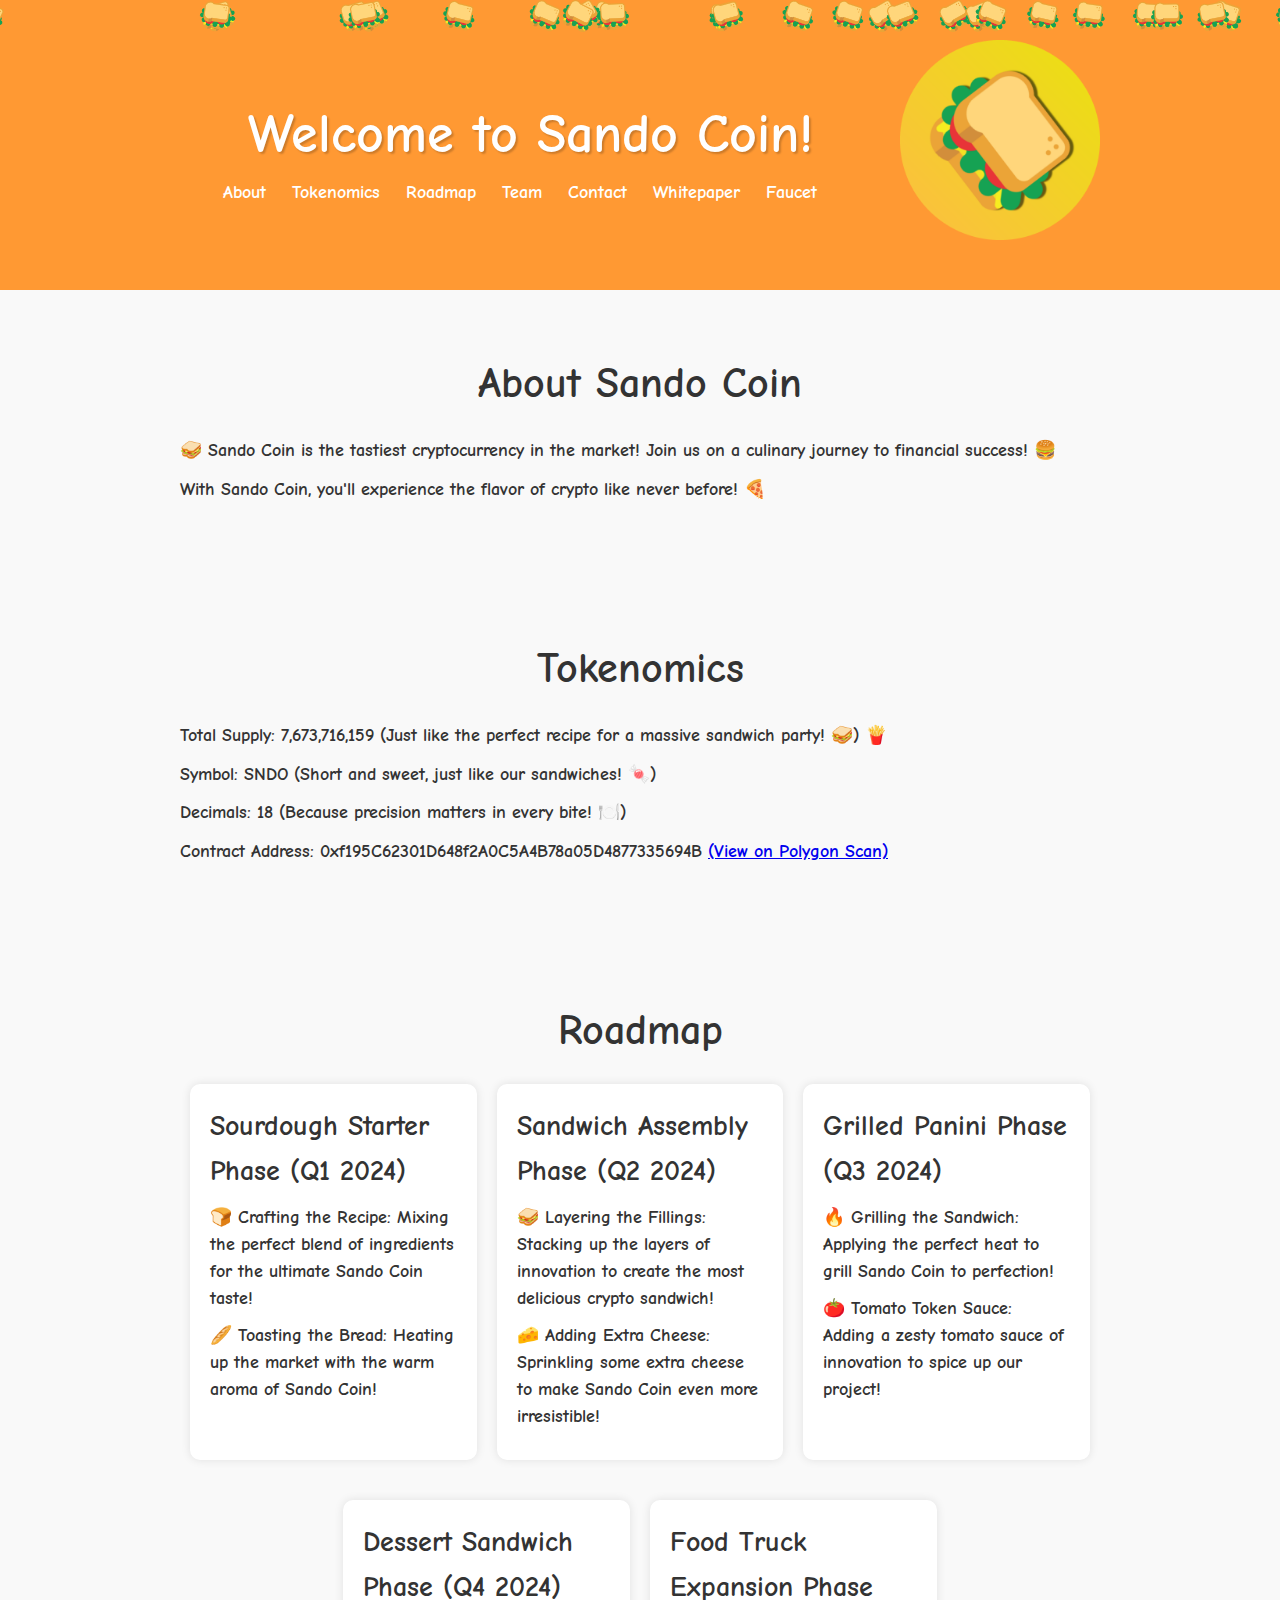
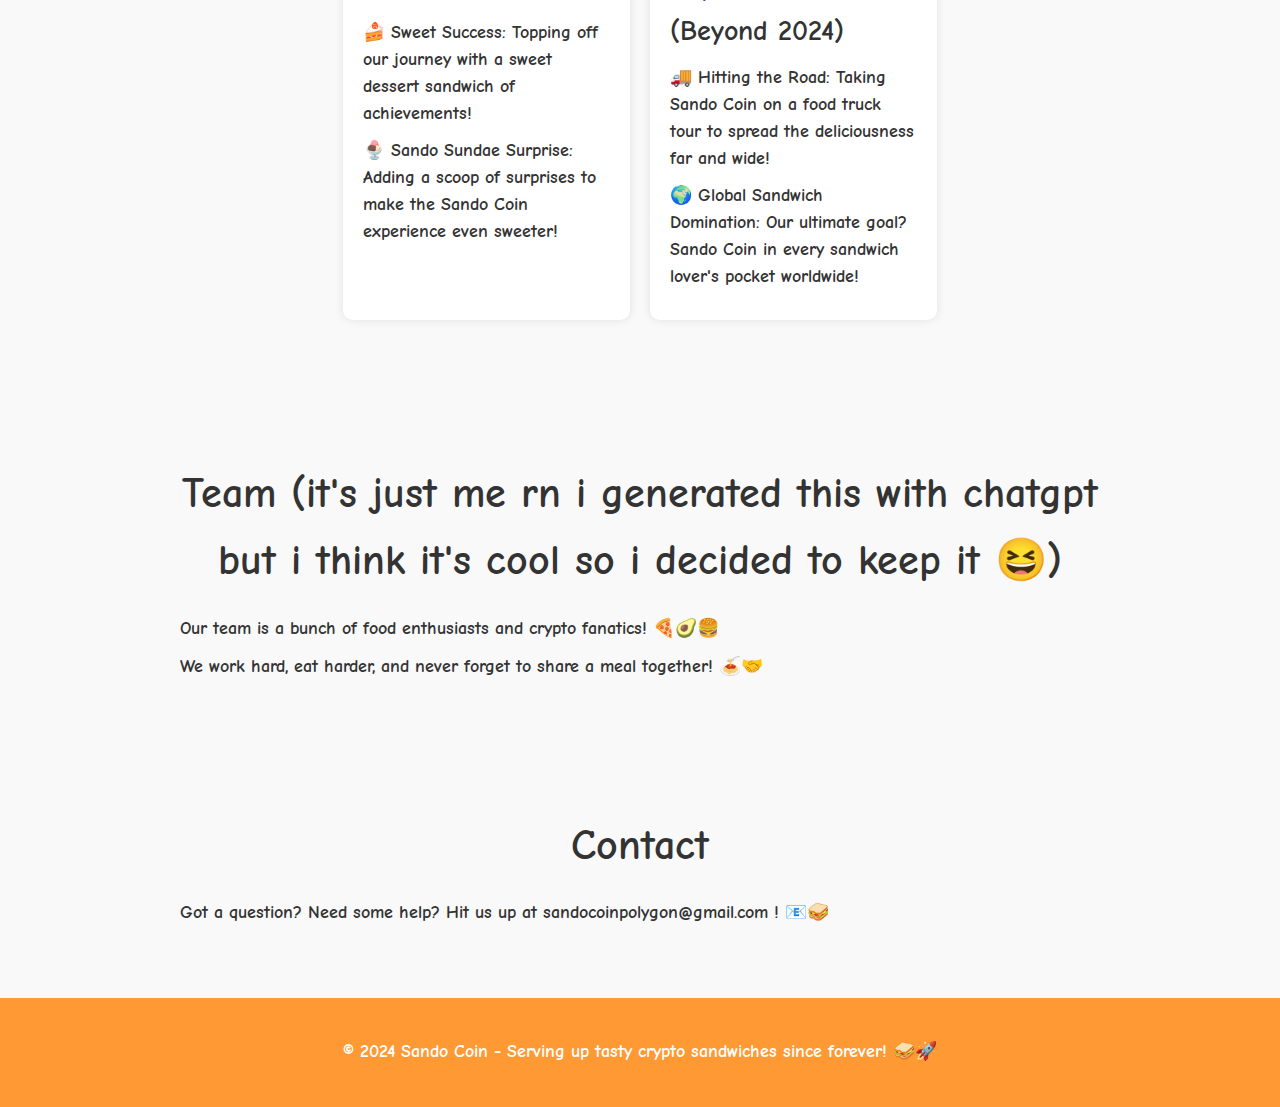
<file: index.html>
<!DOCTYPE html>
<html lang="en">
<head>
    <meta charset="UTF-8">
    <meta name="viewport" content="width=device-width, initial-scale=1.0">
    <title>Sando Coin</title>
    <link rel="stylesheet" href="styles.css">
    <script async src="https://pagead2.googlesyndication.com/pagead/js/adsbygoogle.js?client=ca-pub-7301959374608410"
     crossorigin="anonymous"></script>
    <link rel="shortcut icon" type="image/x-icon" href="favicon.ico?">
    <link rel="preconnect" href="https://fonts.googleapis.com">
    <link rel="preconnect" href="https://fonts.gstatic.com" crossorigin>
    <link href="https://fonts.googleapis.com/css2?family=Comic+Neue:ital,wght@0,300;0,400;0,700;1,300;1,400;1,700&display=swap" rel="stylesheet">
</head>
<body>
    <header>
        <div class="container">
            <div class="header-content">
                <div class="text">
                    <h1>Welcome to Sando Coin!</h1>
                    <nav>
                        <ul>
                            <li><a href="#about">About</a></li>
                            <li><a href="#tokenomics">Tokenomics</a></li>
                            <li><a href="#roadmap">Roadmap</a></li>
                            <li><a href="#team">Team</a></li>
                            <li><a href="#contact">Contact</a></li>
                            <li><a href="./whitepaper">Whitepaper</a></li> <!-- Link to the whitepaper -->
                            <li><a href="./faucet">Faucet</a></li>
                        </ul>
                    </nav>
                </div>
                <div class="image">
                    <img src="./assets/sando_coin_image.png" alt="Sando Coin Image">
                </div>
            </div>
        </div>
    </header>
    
    
    

    <section id="about">
        <div class="container">
            <h2>About Sando Coin</h2>
            <p>🥪 Sando Coin is the tastiest cryptocurrency in the market! Join us on a culinary journey to financial success! 🍔</p>
            <p>With Sando Coin, you'll experience the flavor of crypto like never before! 🍕</p>
        </div>
    </section>

    <section id="tokenomics">
        <div class="container">
            <h2>Tokenomics</h2>
            <p>Total Supply: 7,673,716,159 (Just like the perfect recipe for a massive sandwich party! 🥪) 🍟</p>
            <p>Symbol: SNDO (Short and sweet, just like our sandwiches! 🍬) </p>
            <p>Decimals: 18 (Because precision matters in every bite! 🍽️) </p>
            <p>Contract Address: <span id="contract-address">Loading...</span></p>
        </div>
    </section>

    <section id="roadmap">
        <div class="container">
            <h2>Roadmap</h2>
            <div class="roadmap-section">
                <div class="phase">
                    <h3>Sourdough Starter Phase (Q1 2024)</h3>
                    <ul>
                        <li>🍞 Crafting the Recipe: Mixing the perfect blend of ingredients for the ultimate Sando Coin taste!</li>
                        <li>🥖 Toasting the Bread: Heating up the market with the warm aroma of Sando Coin!</li>
                    </ul>
                </div>
                <div class="phase">
                    <h3>Sandwich Assembly Phase (Q2 2024)</h3>
                    <ul>
                        <li>🥪 Layering the Fillings: Stacking up the layers of innovation to create the most delicious crypto sandwich!</li>
                        <li>🧀 Adding Extra Cheese: Sprinkling some extra cheese to make Sando Coin even more irresistible!</li>
                    </ul>
                </div>
                <div class="phase">
                    <h3>Grilled Panini Phase (Q3 2024)</h3>
                    <ul>
                        <li>🔥 Grilling the Sandwich: Applying the perfect heat to grill Sando Coin to perfection!</li>
                        <li>🍅 Tomato Token Sauce: Adding a zesty tomato sauce of innovation to spice up our project!</li>
                    </ul>
                </div>
                <div class="phase">
                    <h3>Dessert Sandwich Phase (Q4 2024)</h3>
                    <ul>
                        <li>🍰 Sweet Success: Topping off our journey with a sweet dessert sandwich of achievements!</li>
                        <li>🍨 Sando Sundae Surprise: Adding a scoop of surprises to make the Sando Coin experience even sweeter!</li>
                    </ul>
                </div>
                <div class="phase">
                    <h3>Food Truck Expansion Phase (Beyond 2024)</h3>
                    <ul>
                        <li>🚚 Hitting the Road: Taking Sando Coin on a food truck tour to spread the deliciousness far and wide!</li>
                        <li>🌍 Global Sandwich Domination: Our ultimate goal? Sando Coin in every sandwich lover's pocket worldwide!</li>
                    </ul>
                </div>
            </div>
        </div>
    </section>

    <section id="team">
        <div class="container">
            <h2>Team (it's just me rn i generated this with chatgpt but i think it's cool so i decided to keep it 😆)</h2>
            <p>Our team is a bunch of food enthusiasts and crypto fanatics! 🍕🥑🍔</p>
            <p>We work hard, eat harder, and never forget to share a meal together! 🍝🤝</p>
        </div>
    </section>

    <section id="contact">
        <div class="container">
            <h2>Contact</h2>
            <p>Got a question? Need some help? Hit us up at <a href="mailto:sandocoinpolygon@gmail.com"></a> sandocoinpolygon@gmail.com ! 📧🥪</p>
        </div>
    </section>

    <footer>
        <div class="container">
            <p>&copy; 2024 Sando Coin - Serving up tasty crypto sandwiches since forever! 🥪🚀</p>
        </div>
    </footer>

    <div class="sandwiches"></div>

    <script src="animations.js"></script>
    <script src="contract.js"></script>
</body>
</html>
</file>
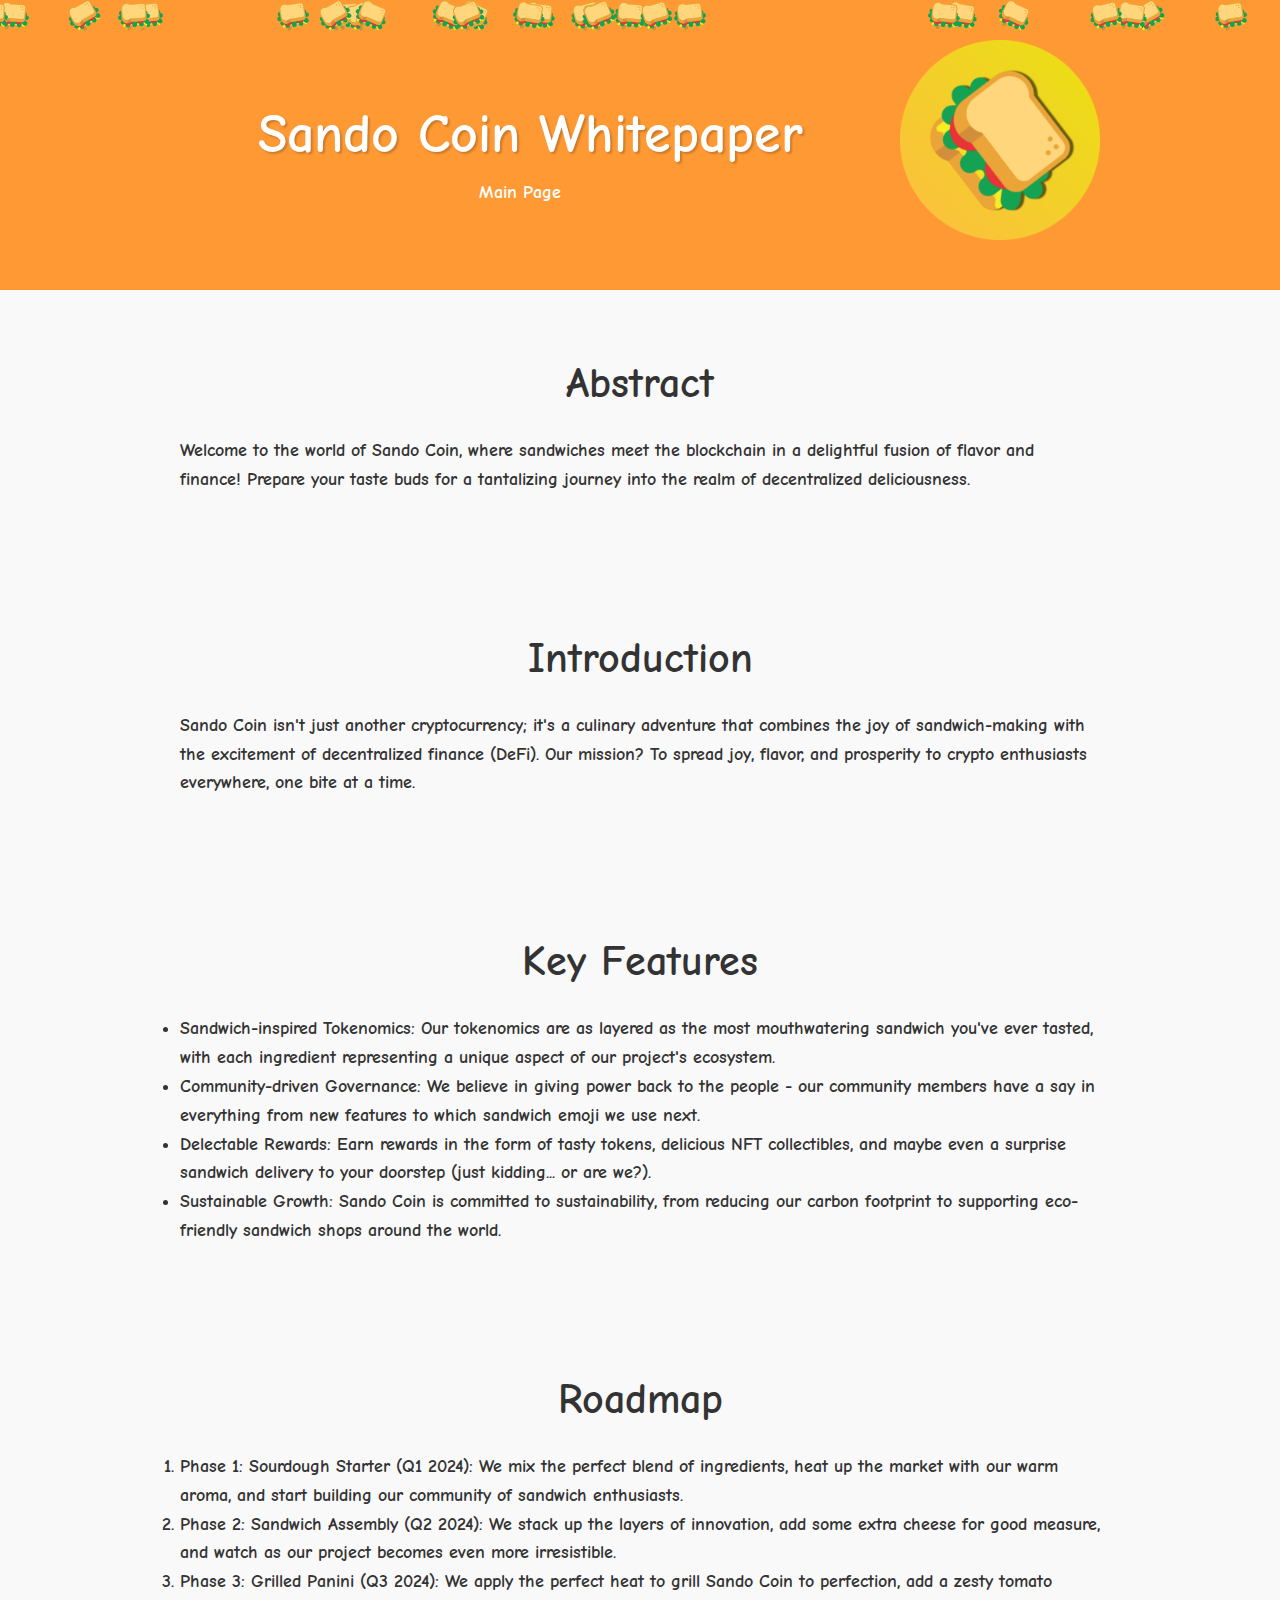
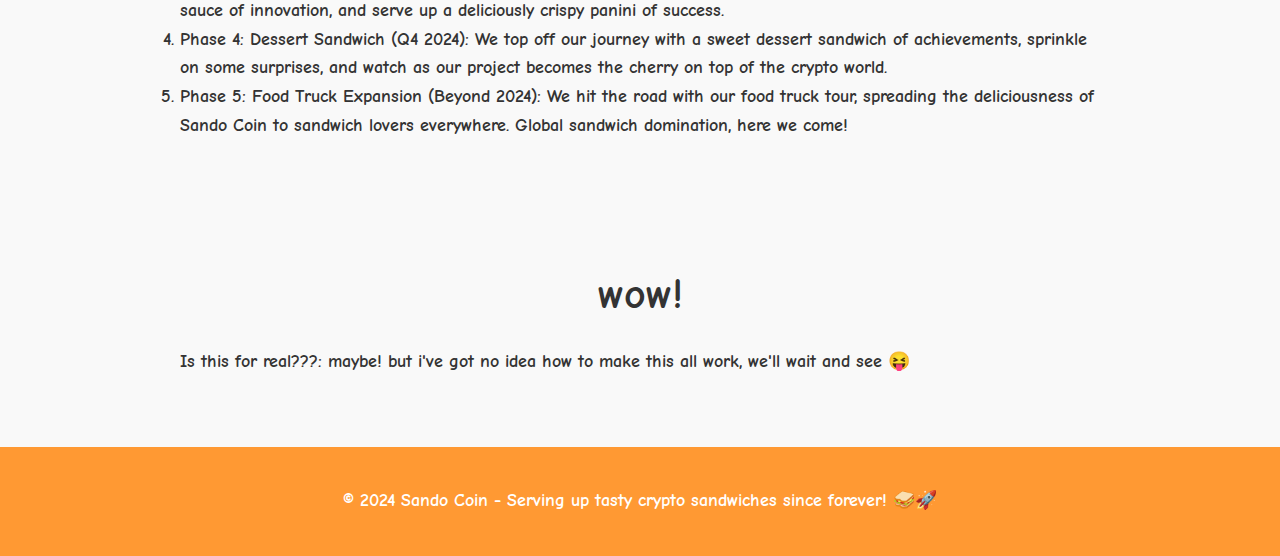
<file: whitepaper.html>
<!DOCTYPE html>
<html lang="en">
<head>
    <meta charset="UTF-8">
    <meta name="viewport" content="width=device-width, initial-scale=1.0">
    <title>Sando Coin Whitepaper</title>
    <link rel="stylesheet" href="styles.css"> <!-- Link to your main stylesheet -->
    <link rel="preconnect" href="https://fonts.googleapis.com">
    <link rel="preconnect" href="https://fonts.gstatic.com" crossorigin>
    <link href="https://fonts.googleapis.com/css2?family=Comic+Neue:ital,wght@0,300;0,400;0,700;1,300;1,400;1,700&display=swap" rel="stylesheet">

</head>
<body>
    <header>
        <div class="container">
            <div class="header-content">
                <div class="text">
                    <h1>Sando Coin Whitepaper</h1>
                    <nav>
                        <ul>
                            <li><a href="./">Main Page</a></li> <!-- Link to main page -->
                        </ul>
                    </nav>
                </div>
                <div class="image">
                    <img src="assets/sando_coin_image.png" alt="Sando Coin Image">
                </div>
            </div>
        </div>
    </header>
    

    <section id="abstract">
        <div class="container">
            <h2>Abstract</h2>
            <p>Welcome to the world of Sando Coin, where sandwiches meet the blockchain in a delightful fusion of flavor and finance! Prepare your taste buds for a tantalizing journey into the realm of decentralized deliciousness.</p>
        </div>
    </section>

    <section id="introduction">
        <div class="container">
            <h2>Introduction</h2>
            <p>Sando Coin isn't just another cryptocurrency; it's a culinary adventure that combines the joy of sandwich-making with the excitement of decentralized finance (DeFi). Our mission? To spread joy, flavor, and prosperity to crypto enthusiasts everywhere, one bite at a time.</p>
        </div>
    </section>

    <section id="key-features">
        <div class="container">
            <h2>Key Features</h2>
            <ul>
                <li><strong>Sandwich-inspired Tokenomics:</strong> Our tokenomics are as layered as the most mouthwatering sandwich you've ever tasted, with each ingredient representing a unique aspect of our project's ecosystem.</li>
                <li><strong>Community-driven Governance:</strong> We believe in giving power back to the people - our community members have a say in everything from new features to which sandwich emoji we use next.</li>
                <li><strong>Delectable Rewards:</strong> Earn rewards in the form of tasty tokens, delicious NFT collectibles, and maybe even a surprise sandwich delivery to your doorstep (just kidding... or are we?).</li>
                <li><strong>Sustainable Growth:</strong> Sando Coin is committed to sustainability, from reducing our carbon footprint to supporting eco-friendly sandwich shops around the world.</li>
            </ul>
        </div>
    </section>

    <section id="roadmap">
        <div class="container">
            <h2>Roadmap</h2>
            <ol>
                <li><strong>Phase 1: Sourdough Starter (Q1 2024)</strong>: We mix the perfect blend of ingredients, heat up the market with our warm aroma, and start building our community of sandwich enthusiasts.</li>
                <li><strong>Phase 2: Sandwich Assembly (Q2 2024)</strong>: We stack up the layers of innovation, add some extra cheese for good measure, and watch as our project becomes even more irresistible.</li>
                <li><strong>Phase 3: Grilled Panini (Q3 2024)</strong>: We apply the perfect heat to grill Sando Coin to perfection, add a zesty tomato sauce of innovation, and serve up a deliciously crispy panini of success.</li>
                <li><strong>Phase 4: Dessert Sandwich (Q4 2024)</strong>: We top off our journey with a sweet dessert sandwich of achievements, sprinkle on some surprises, and watch as our project becomes the cherry on top of the crypto world.</li>
                <li><strong>Phase 5: Food Truck Expansion (Beyond 2024)</strong>: We hit the road with our food truck tour, spreading the deliciousness of Sando Coin to sandwich lovers everywhere. Global sandwich domination, here we come!</li>
            </ol>
        </div>
    </section>

    <section id="joke">
        <div class="container">
            <h2>wow!</h2>
            <p><strong>Is this for real???</strong>: maybe! but i've got no idea how to make this all work, we'll wait and see 😝</p>
        </div>
    </section>

    <footer>
        <div class="container">
            <p>&copy; 2024 Sando Coin - Serving up tasty crypto sandwiches since forever! 🥪🚀</p>
        </div>
    </footer>

    <div class="sandwiches"></div> <!-- Container for falling sandwiches -->

    <script src="animations.js"></script> <!-- Link to animations JavaScript -->
    <script>
        // Add animations for sections using animations.js
        document.querySelectorAll('section').forEach(section => {
            section.classList.add('animated', 'fadeIn');
        });
    </script>
</body>
</html>
</file>
<file: styles.css>
/* Reset CSS */
* {
    margin: 0;
    padding: 0;
    box-sizing: border-box;
}

body {
    font-family: 'Comic Neue', cursive;
    font-weight: 700;
    background-color: #f9f9f9;
    color: #333;
    line-height: 1.6;
    overflow-x: hidden; /* Prevent horizontal scrollbar */
    font-size: 18px;
}

.container {
    max-width: 960px;
    margin: 0 auto;
    padding: 20px;
}

header {
    background-color: #ff9933;
    color: #fff;
    padding: 20px 0;
    text-align: center;
    animation: fadeInDown 1s ease-out; /* Fade in animation */
} 

header img {
    max-width: 200px;
}

header h1 {
    margin-top: 10px;
    font-size: 54px;
    text-shadow: 2px 2px 2px rgba(0, 0, 0, 0.2);
} 

nav ul {
    list-style-type: none;
}

nav ul li {
    display: inline;
    margin-right: 20px;
}

nav ul li a {
    text-decoration: none;
    color: #fff;
    font-weight: bold;
    font-size: 18px
}

section {
    padding: 40px 0;
    animation: fadeInUp 1s ease-out; /* Fade in animation */
}

section h2 {
    margin-bottom: 20px;
    font-size: 42px;
    text-align: center;
}

section p {
    margin-bottom: 10px;
}

footer {
    background-color: #ff9933;
    color: #fff;
    text-align: center;
    padding: 20px 0;
    animation: fadeInUp 1s ease-out; /* Fade in animation */
}

footer p {
    margin: 0;
}

/* Roadmap Styles */
.roadmap-section {
    display: flex;
    flex-wrap: wrap;
    justify-content: center;
    gap: 20px;
}

.phase {
    background-color: #fff;
    border-radius: 10px;
    box-shadow: 0 0 10px rgba(0, 0, 0, 0.1);
    padding: 20px;
    width: calc(33.33% - 20px);
    margin-bottom: 20px;
    animation: fadeIn 1s ease-out; /* Fade in animation */
}

.phase h3 {
    font-size: 28px;
    margin-bottom: 10px;
    color: #333;
}

.phase ul {
    list-style-type: none;
    padding: 0;
}

.phase ul li {
    margin-bottom: 10px;
    line-height: 1.5;
    font-size: 18px;
}

/* Animations */
@keyframes fadeInDown {
    from {
        opacity: 0;
        transform: translateY(-50px);
    }
    to {
        opacity: 1;
        transform: translateY(0);
    }
}

@keyframes fadeInUp {
    from {
        opacity: 0;
        transform: translateY(50px);
    }
    to {
        opacity: 1;
        transform: translateY(0);
    }
}

@keyframes fadeIn {
    from {
        opacity: 0;
    }
    to {
        opacity: 1;
    }
}

/* Animated background */
body {
    
}

.sandwiches {
    position: fixed;
    top: 0;
    left: 0;
    width: 100%;
    height: 100%;
    pointer-events: none; /* Ensure sandwiches don't interfere with user interactions */
}

.sandwich {
    position: absolute;
    width: 32px;
    height: 32px;
    background: url('./assets/sandwich.png') no-repeat center center/contain;
    animation: fall 5s linear infinite;
}

/* Animation keyframes */
@keyframes fall {
    0% {
        transform: translateY(-100%);
    }
    100% {
        transform: translateY(100vh);
    }
}

h1, h2, h3, h4, h5, h6 {
    font-family: 'Comic Neue', cursive; /* Use 'Comic Neue' font for all headings (i wanted to use comic sans but idk its microsoft*/
    font-weight: 800; /* Make all headings bold */
  }
  .header-content {
    display: flex;
    align-items: center;
}

.header-content .text {
    flex: 1;
}

.header-content .image {
    margin-left: 20px;
}

/* Media query for smaller screens */
@media (max-width: 768px) {
    .header-content {
        flex-direction: column;
        align-items: center;
    }

    .header-content .image {
        margin-top: 20px;
        margin-left: 0;
    }
}

.faucet {
    text-align: center;
  }
  
.center {
    display: flex;
    justify-content: center;
}
  
button {
    padding: 10px 20px;
    font-size: 1.2rem;
    background-color: #4CAF50;
    color: white;
    border: none;
    border-radius: 5px;
    cursor: pointer;
    transition: background-color 0.3s;
}
  
button:hover {
    background-color: #45a049;
}
  
.hidden {
    display: none;
}

.comic-neue-light {
    font-family: "Comic Neue", cursive;
    font-weight: 300;
    font-style: normal;
}
  
.comic-neue-regular {
    font-family: "Comic Neue", cursive;
    font-weight: 400;
    font-style: normal;
}
  
.comic-neue-bold {
    font-family: "Comic Neue", cursive;
    font-weight: 700;
    font-style: normal;
}
  
.comic-neue-light-italic {
    font-family: "Comic Neue", cursive;
    font-weight: 300;
    font-style: italic;
}
  
.comic-neue-regular-italic {
    font-family: "Comic Neue", cursive;
    font-weight: 400;
    font-style: italic;
}
  
.comic-neue-bold-italic {
    font-family: "Comic Neue", cursive;
    font-weight: 700;
    font-style: italic;
}
</file>
